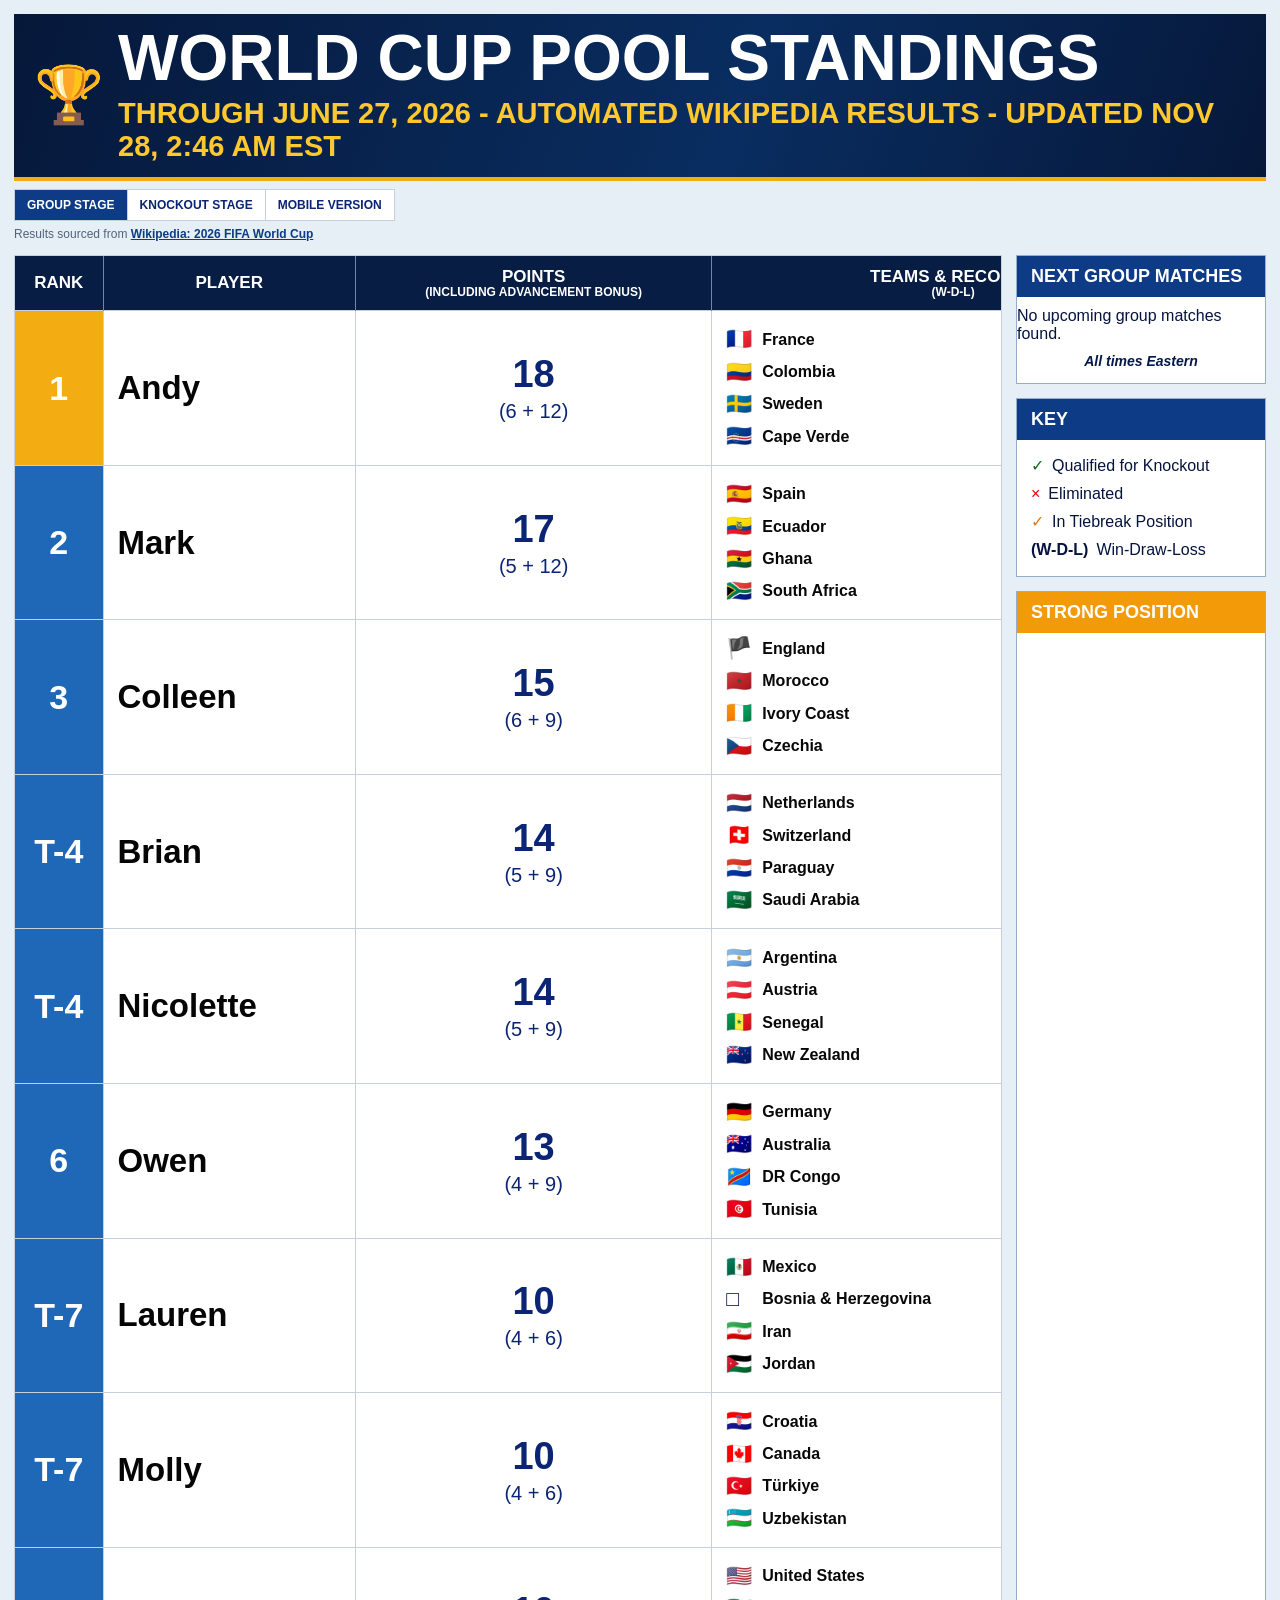
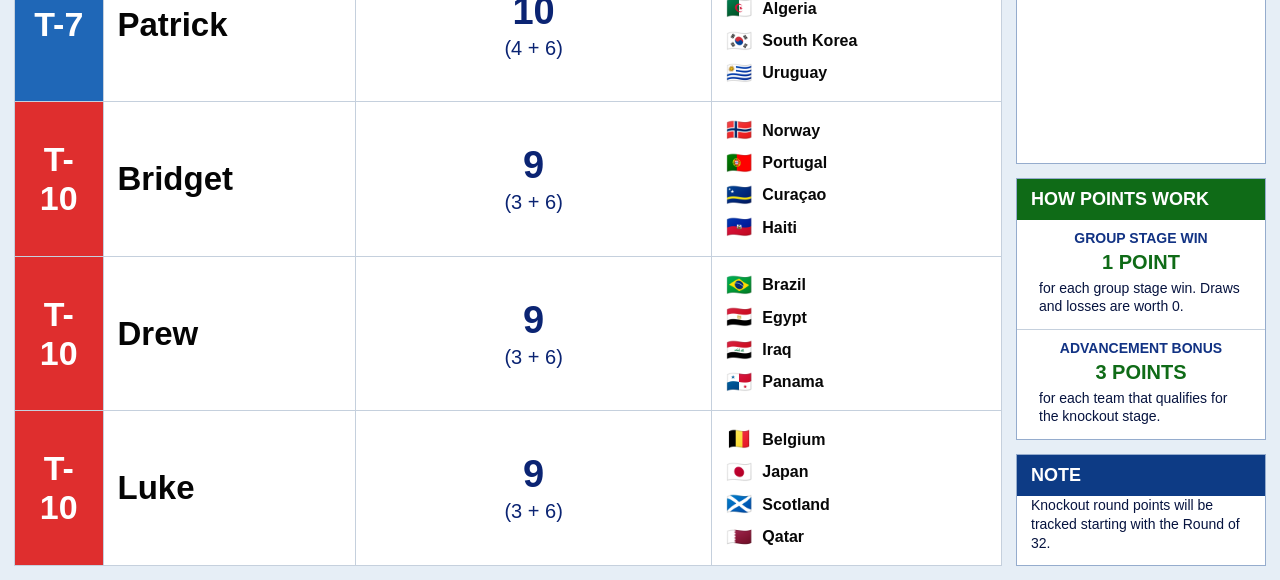
<file: index.html>
<!doctype html>
<html lang="en">
  <head>
    <meta charset="utf-8">
    <meta name="viewport" content="width=device-width, initial-scale=1">
    <meta http-equiv="Cache-Control" content="no-cache, no-store, must-revalidate">
    <meta http-equiv="Pragma" content="no-cache">
    <meta http-equiv="Expires" content="0">
    <title>World Cup Pool Standings</title>
    <link rel="stylesheet" href="styles.css?v=20260628-1">
  </head>
  <body>
    <main class="dashboard">
      <header class="hero">
        <div class="trophy" aria-hidden="true">🏆</div>
        <div>
          <h1>World Cup Pool Standings</h1>
          <p id="asOfLine">Ready for live World Cup updates</p>
        </div>
      </header>
      <nav class="stage-nav" aria-label="Dashboard stage">
        <a class="active" href="index.html?v=20260705-7">Group Stage</a>
        <a href="knockout.html?v=20260705-7">Knockout Stage</a>
        <a class="mobile-link" href="mobile.html?v=20260705-7">Mobile Version</a>
      </nav>
      <p class="source-note">Results sourced from <a href="https://en.wikipedia.org/wiki/2026_FIFA_World_Cup" target="_blank" rel="noopener noreferrer">Wikipedia: 2026 FIFA World Cup</a></p>

      <div class="layout">
        <section class="standings-panel" aria-label="Pool standings">
          <div class="table-shell">
            <table>
              <thead>
                <tr>
                  <th>Rank</th>
                  <th>Player</th>
                  <th>Points <span>(Including Advancement Bonus)</span></th>
                  <th>Teams & Records <span>(W-D-L)</span></th>
                </tr>
              </thead>
              <tbody id="standingsBody"></tbody>
            </table>
          </div>
        </section>

        <aside class="sidebar" aria-label="Pool notes">
          <section class="info-card matches-card">
            <h2 id="matchTickerTitle">Next Group Matches</h2>
            <div id="todayMatches" class="match-list">Loading schedule...</div>
            <p>All times Eastern</p>
          </section>

          <section class="info-card">
            <h2>Key</h2>
            <ul class="key-list">
              <li><span class="qualified">✓</span> Qualified for Knockout</li>
              <li><span class="eliminated">×</span> Eliminated</li>
              <li><span class="tiebreak">✓</span> In Tiebreak Position</li>
              <li><b>(W-D-L)</b> Win-Draw-Loss</li>
            </ul>
          </section>

          <section class="info-card strong">
            <h2>Strong Position</h2>
            <ul id="strongList" class="team-list"></ul>
          </section>

          <section class="info-card green">
            <h2>How Points Work</h2>
            <div class="rule-block">
              <strong>Group Stage Win</strong>
              <b id="groupWinPoints">1 point</b>
              <p>for each group stage win. Draws and losses are worth 0.</p>
            </div>
            <div class="rule-block">
              <strong>Advancement Bonus</strong>
              <b id="advancePoints">3 points</b>
              <p>for each team that qualifies for the knockout stage.</p>
            </div>
          </section>

          <section class="info-card blue note">
            <h2>Note</h2>
            <p>Knockout round points will be tracked starting with the Round of 32.</p>
          </section>
        </aside>
      </div>
    </main>

    <script>
      (() => {
        const fresh = Date.now();
        const load = (source) => new Promise((resolve, reject) => {
          const script = document.createElement("script");
          script.src = `${source}?v=${fresh}`;
          script.onload = resolve;
          script.onerror = reject;
          document.body.appendChild(script);
        });
        load("src/latest-results.js").then(() => load("src/app.js"));
      })();
    </script>
  </body>
</html>
</file>
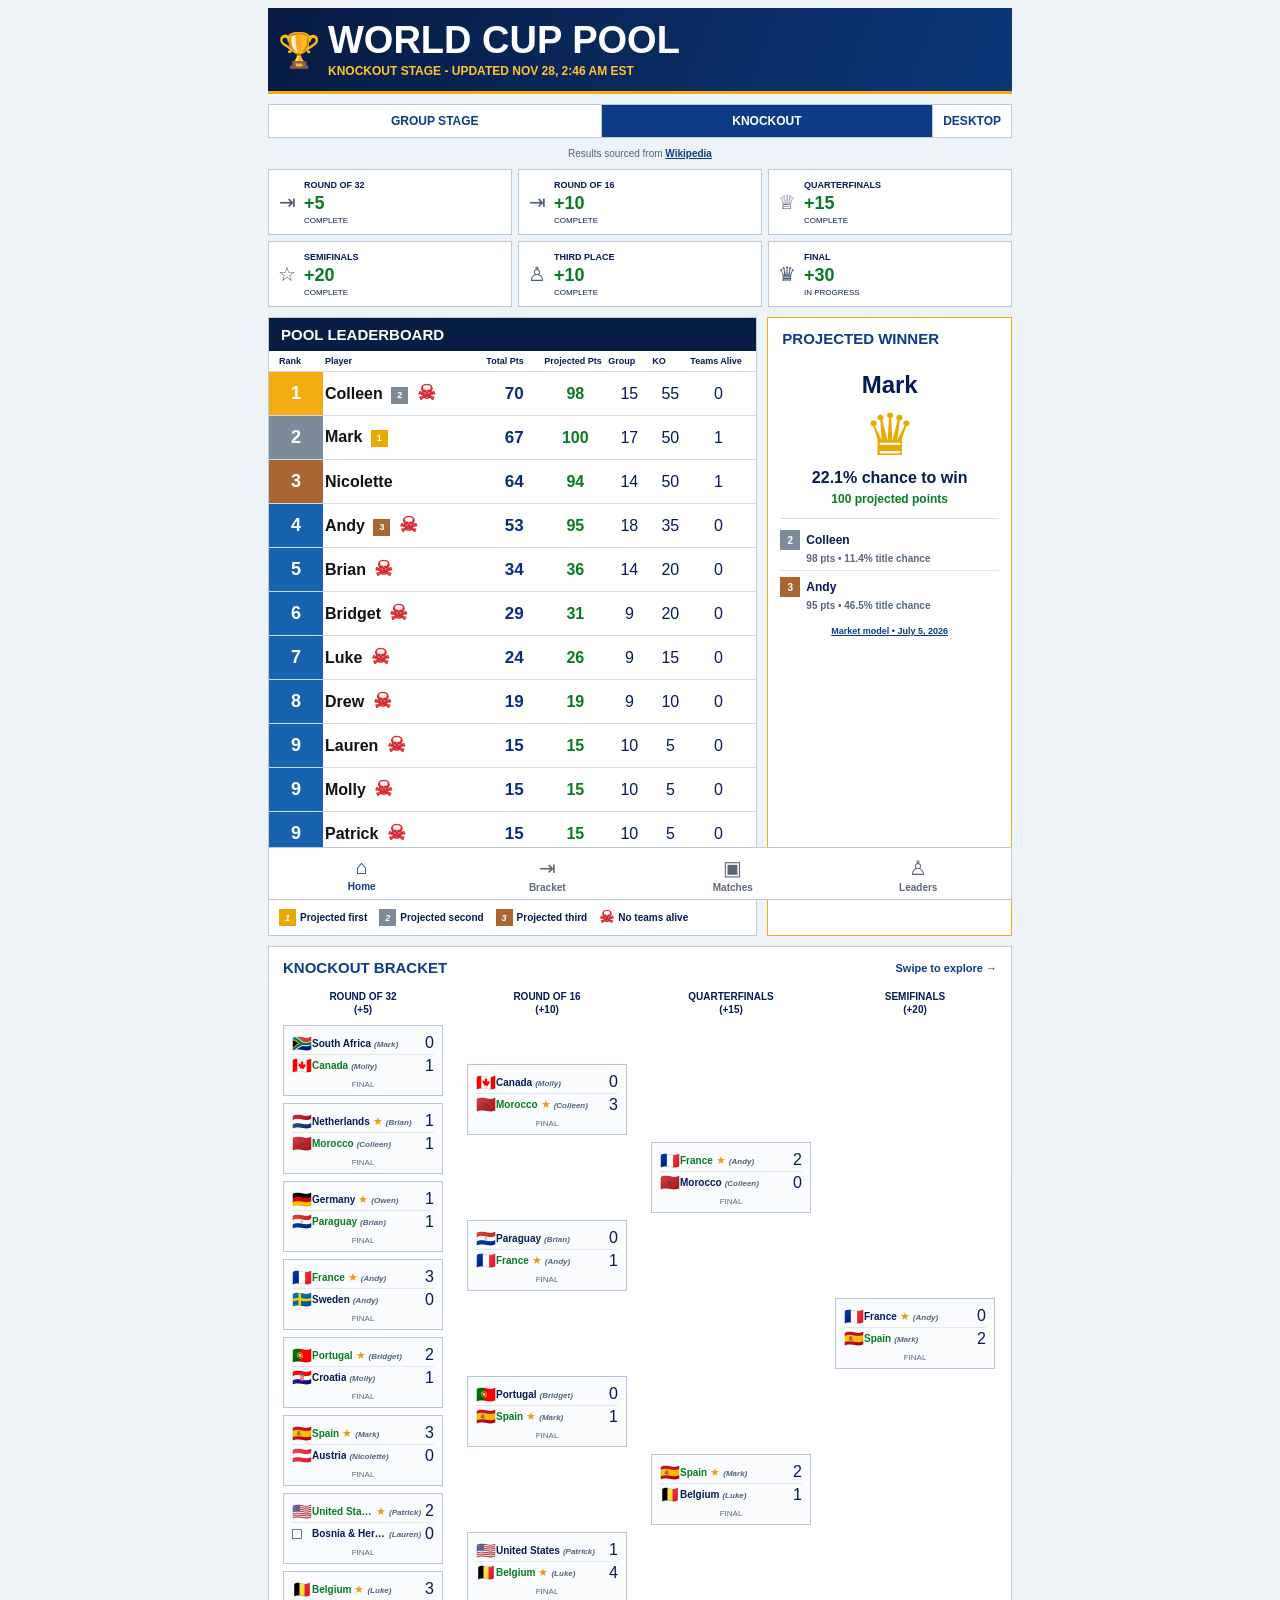
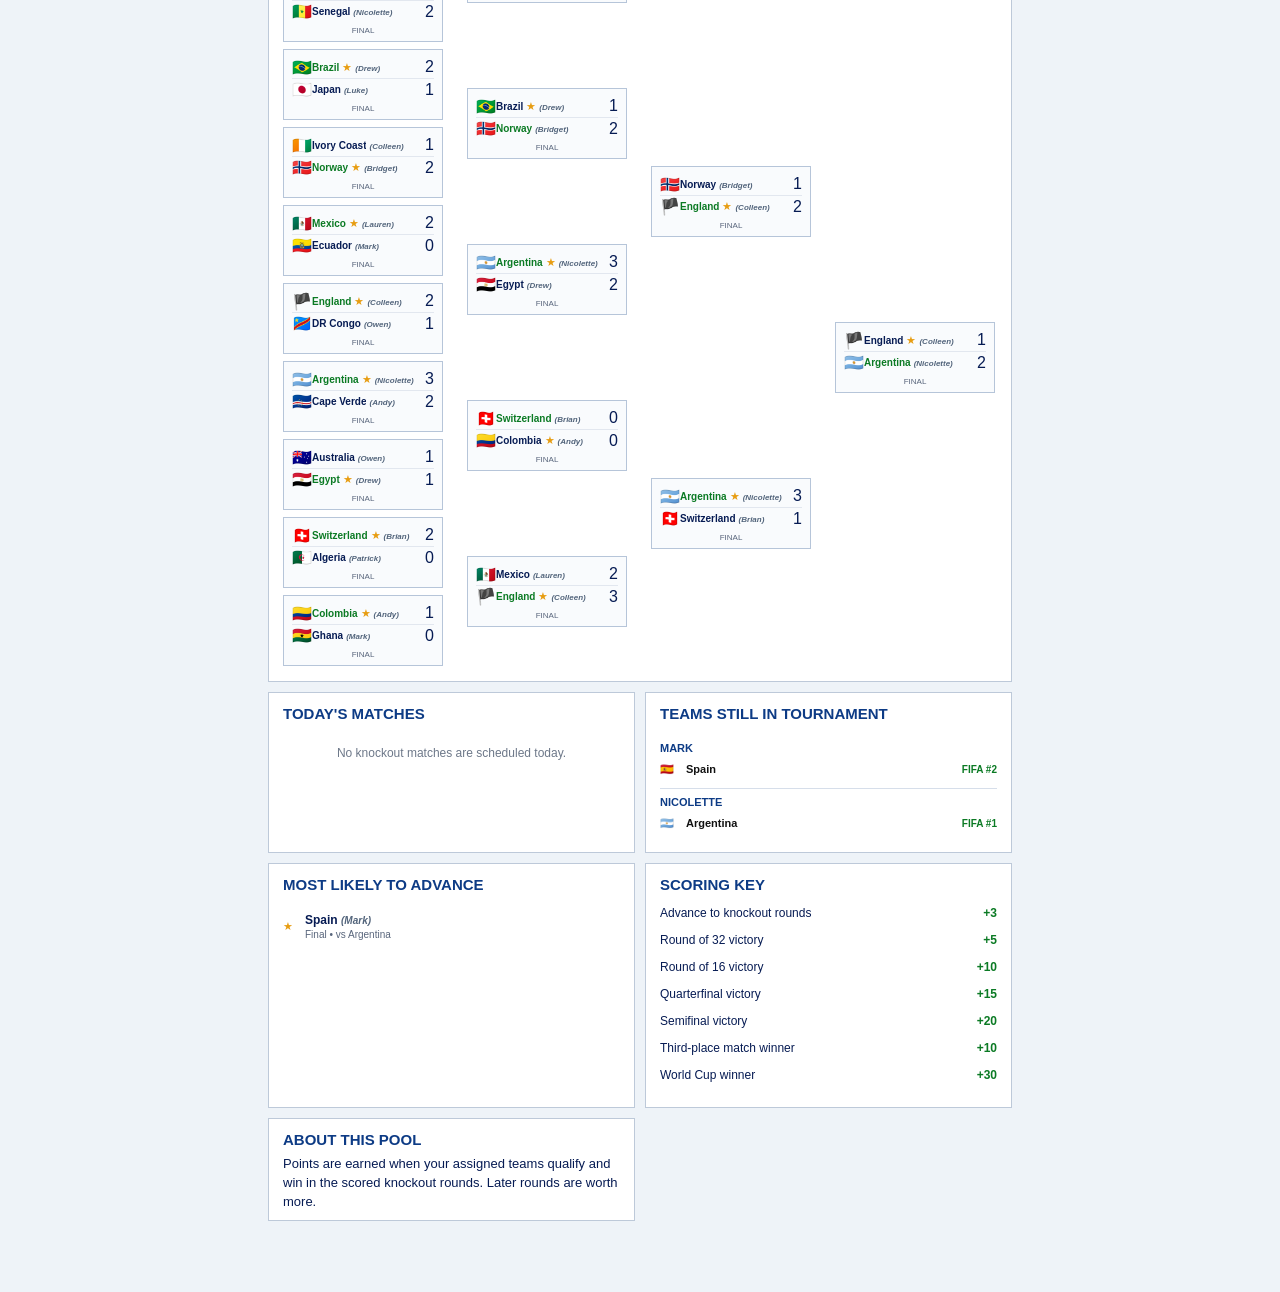
<file: knockout-mobile.html>
<!doctype html>
<html lang="en">
  <head>
    <meta charset="utf-8">
    <meta name="viewport" content="width=device-width, initial-scale=1">
    <meta http-equiv="Cache-Control" content="no-cache, no-store, must-revalidate">
    <meta http-equiv="Pragma" content="no-cache">
    <meta http-equiv="Expires" content="0">
    <title>World Cup Pool - Knockout Stage Mobile</title>
    <link rel="stylesheet" href="knockout-mobile.css?v=20260705-10">
  </head>
  <body data-layout="mobile">
    <main class="ko-mobile">
      <header class="ko-hero">
        <div class="hero-mark" aria-hidden="true">🏆</div>
        <div><h1>World Cup Pool</h1><p id="asOfLine">Knockout stage dashboard</p></div>
      </header>

      <nav class="stage-nav" aria-label="Dashboard stage">
        <a href="mobile.html?v=20260705-7">Group Stage</a><a class="active" href="knockout-mobile.html?v=20260705-7">Knockout</a><a href="knockout.html?v=20260705-7">Desktop</a>
      </nav>
      <p class="source-note">Results sourced from <a href="https://en.wikipedia.org/wiki/2026_FIFA_World_Cup_knockout_stage" target="_blank" rel="noopener noreferrer">Wikipedia</a></p>
      <div class="progress-scroll"><section class="progress-strip" id="progressStrip"></section></div>

      <section class="summary-grid" id="summary">
        <article class="mobile-panel leaderboard-card" id="players">
          <h2>Pool Leaderboard</h2>
          <div class="mobile-leader-head"><span>Rank</span><span>Player</span><span>Total Pts</span><span>Projected Pts</span><span>Group</span><span>KO</span><span>Teams Alive</span></div>
          <div id="leaderboardCards"></div>
          <div class="leaderboard-legend" aria-label="Leaderboard marker legend">
            <span><i class="projected-place projected-place-1">1</i> Projected first</span>
            <span><i class="projected-place projected-place-2">2</i> Projected second</span>
            <span><i class="projected-place projected-place-3">3</i> Projected third</span>
            <span><i class="legend-skull">☠</i> No teams alive</span>
          </div>
        </article>
        <article class="mobile-panel best-card"><h2>Projected Winner</h2><div id="bestPositioned"></div></article>
      </section>

      <section class="mobile-panel bracket-panel" id="bracketSection">
        <div class="panel-title"><h2>Knockout Bracket</h2><span>Swipe to explore →</span></div>
        <div class="bracket-scroll"><div class="bracket" id="bracket"></div></div>
      </section>

      <section class="info-grid">
        <article class="mobile-panel"><h2>Today's Matches</h2><div id="todayMatches" class="compact-list"></div></article>
        <article class="mobile-panel"><h2>Teams Still in Tournament</h2><div id="tournamentTeams" class="tournament-team-list"></div></article>
        <article class="mobile-panel"><h2>Most Likely to Advance</h2><div id="mostLikely" class="compact-list favorites-list"></div></article>
        <article class="mobile-panel"><h2>Scoring Key</h2><div id="scoringKey" class="score-list"></div></article>
        <article class="mobile-panel about-card"><h2>About This Pool</h2><p>Points are earned when your assigned teams qualify and win in the scored knockout rounds. Later rounds are worth more.</p></article>
      </section>

      <nav class="bottom-nav" aria-label="Mobile dashboard navigation">
        <a href="#summary">⌂<span>Home</span></a><a href="#bracketSection">⇥<span>Bracket</span></a><a href="#todayMatches">▣<span>Matches</span></a><a href="#players">♙<span>Leaders</span></a>
      </nav>
    </main>
    <script>
      (() => {
        const fresh = Date.now();
        const load = (source) => new Promise((resolve, reject) => {
          const script = document.createElement("script");
          script.src = `${source}?v=${fresh}`;
          script.onload = resolve;
          script.onerror = reject;
          document.body.appendChild(script);
        });
        load("src/latest-results.js").then(() => load("src/knockout.js"));
      })();
    </script>
  </body>
</html>
</file>
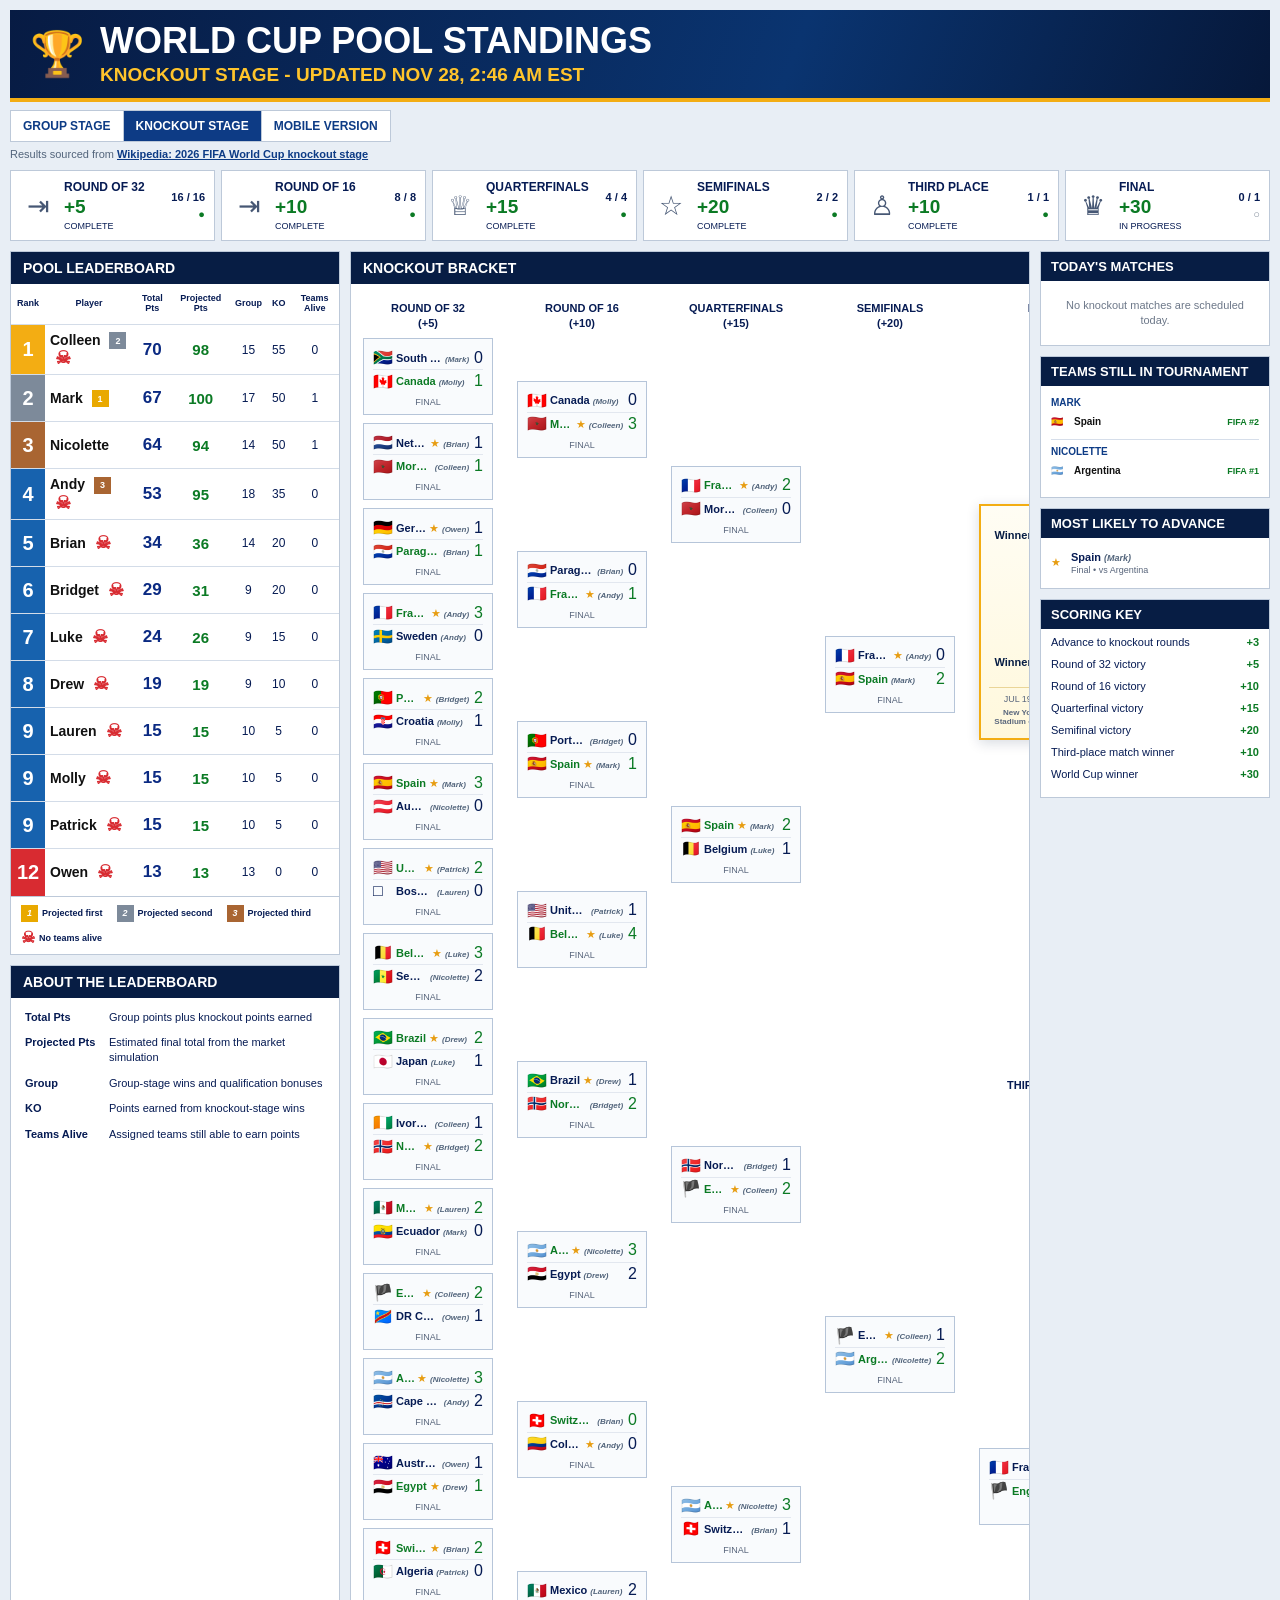
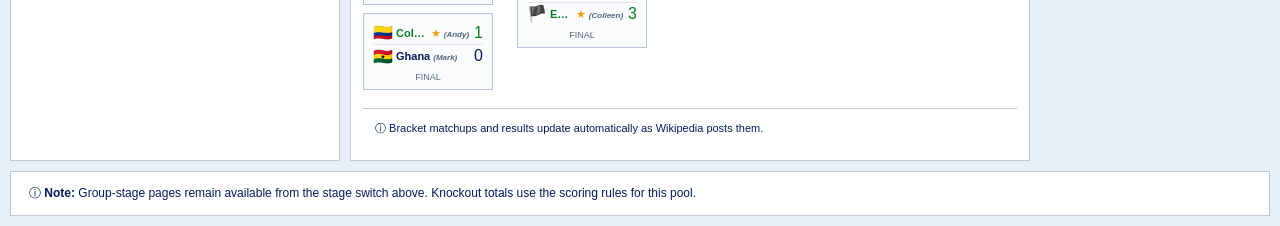
<file: knockout.html>
<!doctype html>
<html lang="en">
  <head>
    <meta charset="utf-8">
    <meta name="viewport" content="width=device-width, initial-scale=1">
    <meta http-equiv="Cache-Control" content="no-cache, no-store, must-revalidate">
    <meta http-equiv="Pragma" content="no-cache">
    <meta http-equiv="Expires" content="0">
    <title>World Cup Pool Standings - Knockout Stage</title>
    <link rel="stylesheet" href="knockout.css?v=20260705-10">
  </head>
  <body data-layout="desktop">
    <main class="ko-dashboard">
      <header class="ko-hero">
        <div class="hero-mark" aria-hidden="true">🏆</div>
        <div>
          <h1>World Cup Pool Standings</h1>
          <p id="asOfLine">Knockout stage dashboard</p>
        </div>
      </header>

      <nav class="stage-nav" aria-label="Dashboard stage">
        <a href="index.html?v=20260705-7">Group Stage</a>
        <a class="active" href="knockout.html?v=20260705-7">Knockout Stage</a>
        <a href="knockout-mobile.html?v=20260705-7">Mobile Version</a>
      </nav>
      <p class="source-note">Results sourced from <a href="https://en.wikipedia.org/wiki/2026_FIFA_World_Cup_knockout_stage" target="_blank" rel="noopener noreferrer">Wikipedia: 2026 FIFA World Cup knockout stage</a></p>

      <section class="progress-strip" id="progressStrip" aria-label="Tournament scoring progress"></section>

      <div class="ko-layout">
        <div class="left-column">
          <section class="panel leaderboard-panel">
            <h2>Pool Leaderboard</h2>
            <div class="table-wrap">
              <table>
                <thead>
                  <tr><th>Rank</th><th>Player</th><th>Total Pts</th><th>Projected Pts</th><th>Group</th><th>KO</th><th>Teams Alive</th></tr>
                </thead>
                <tbody id="leaderboardBody"></tbody>
              </table>
            </div>
            <div class="leaderboard-legend" aria-label="Leaderboard marker legend">
              <span><i class="projected-place projected-place-1">1</i> Projected first</span>
              <span><i class="projected-place projected-place-2">2</i> Projected second</span>
              <span><i class="projected-place projected-place-3">3</i> Projected third</span>
              <span><i class="legend-skull">☠</i> No teams alive</span>
            </div>
          </section>

          <section class="panel about-panel">
            <h2>About The Leaderboard</h2>
            <dl>
              <div><dt>Total Pts</dt><dd>Group points plus knockout points earned</dd></div>
              <div><dt>Projected Pts</dt><dd>Estimated final total from the market simulation</dd></div>
              <div><dt>Group</dt><dd>Group-stage wins and qualification bonuses</dd></div>
              <div><dt>KO</dt><dd>Points earned from knockout-stage wins</dd></div>
              <div><dt>Teams Alive</dt><dd>Assigned teams still able to earn points</dd></div>
            </dl>
          </section>
        </div>

        <section class="panel bracket-panel" id="bracketSection">
          <h2>Knockout Bracket</h2>
          <div class="bracket-scroll"><div class="bracket" id="bracket"></div></div>
          <div class="bracket-note">ⓘ Bracket matchups and results update automatically as Wikipedia posts them.</div>
        </section>

        <aside class="right-column">
          <section class="panel"><h2>Today's Matches</h2><div id="todayMatches" class="compact-list"></div></section>
          <section class="panel"><h2>Teams Still in Tournament</h2><div id="tournamentTeams" class="tournament-team-list"></div></section>
          <section class="panel"><h2>Most Likely to Advance</h2><div id="mostLikely" class="compact-list favorites-list"></div></section>
          <section class="panel"><h2>Scoring Key</h2><div id="scoringKey" class="score-list"></div></section>
        </aside>
      </div>

      <footer class="dashboard-note">ⓘ <b>Note:</b> Group-stage pages remain available from the stage switch above. Knockout totals use the scoring rules for this pool.</footer>
    </main>

    <script>
      (() => {
        const fresh = Date.now();
        const load = (source) => new Promise((resolve, reject) => {
          const script = document.createElement("script");
          script.src = `${source}?v=${fresh}`;
          script.onload = resolve;
          script.onerror = reject;
          document.body.appendChild(script);
        });
        load("src/latest-results.js").then(() => load("src/knockout.js"));
      })();
    </script>
  </body>
</html>
</file>
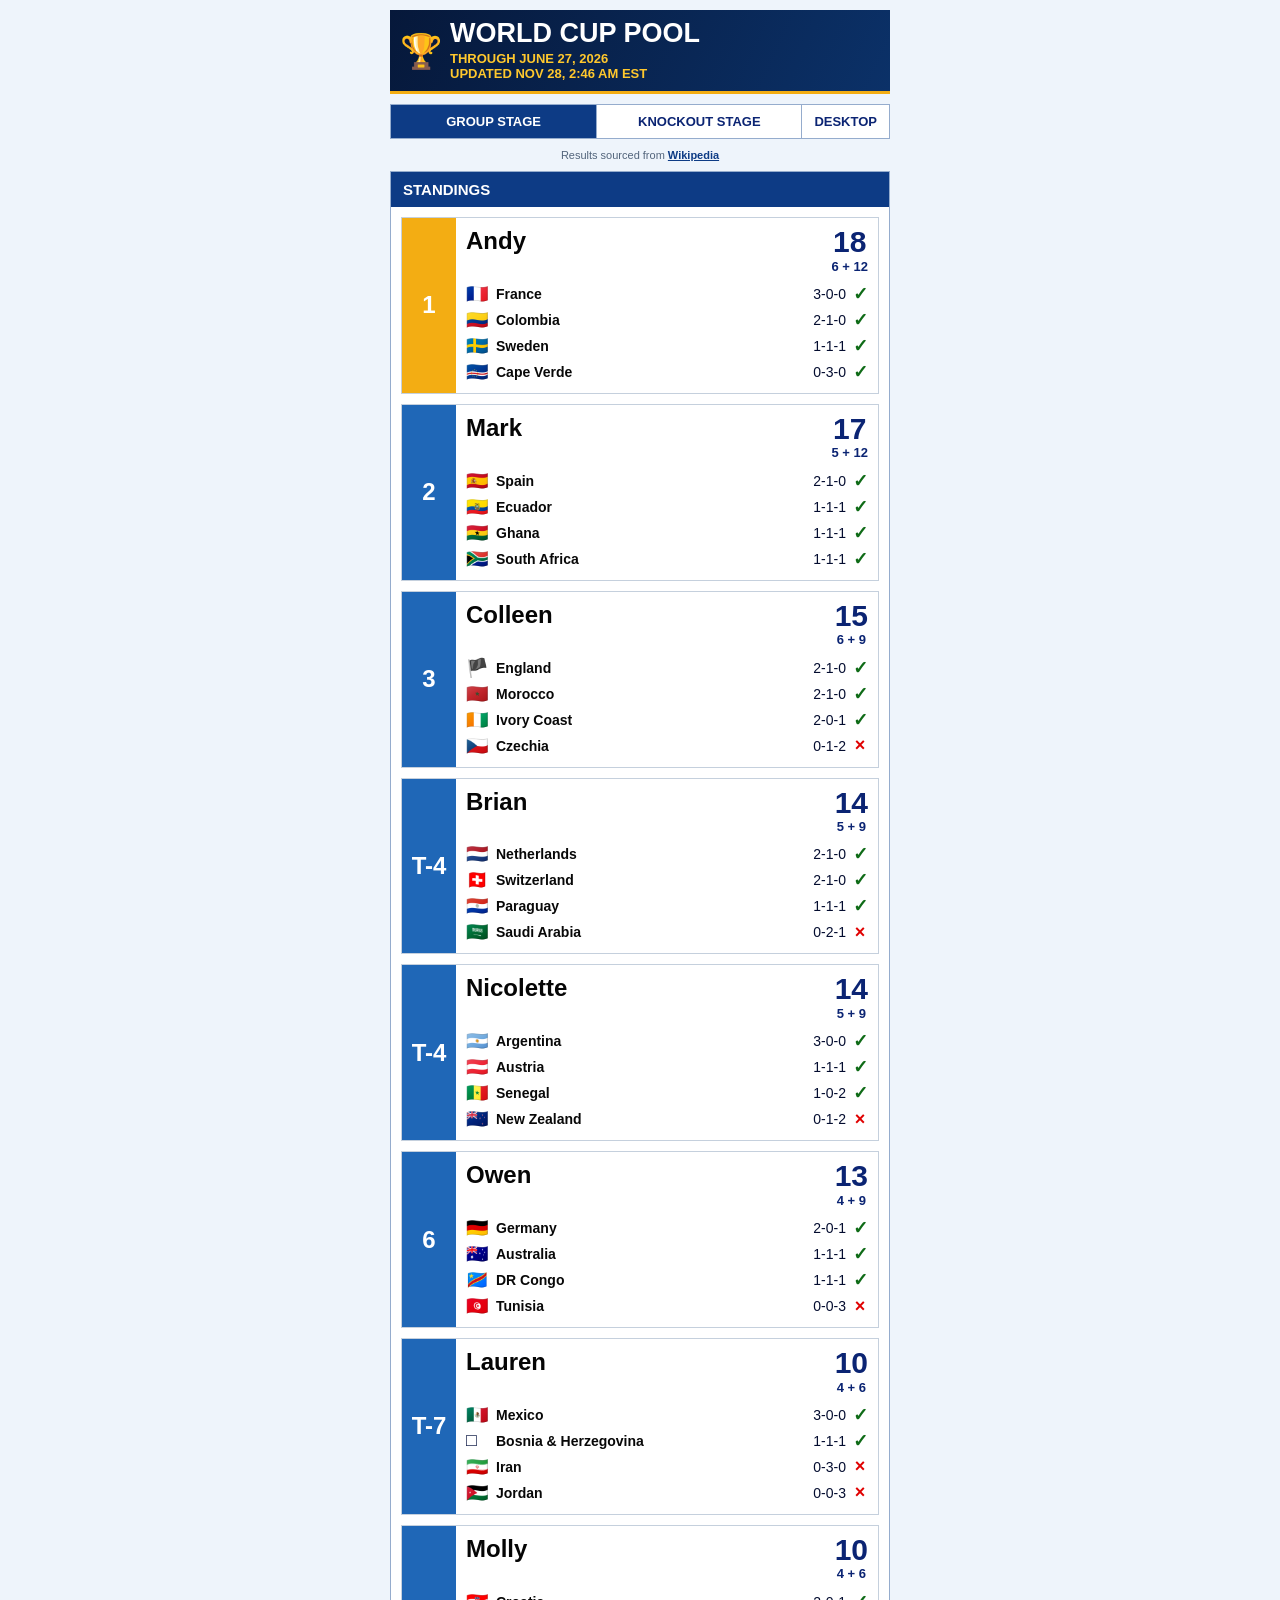
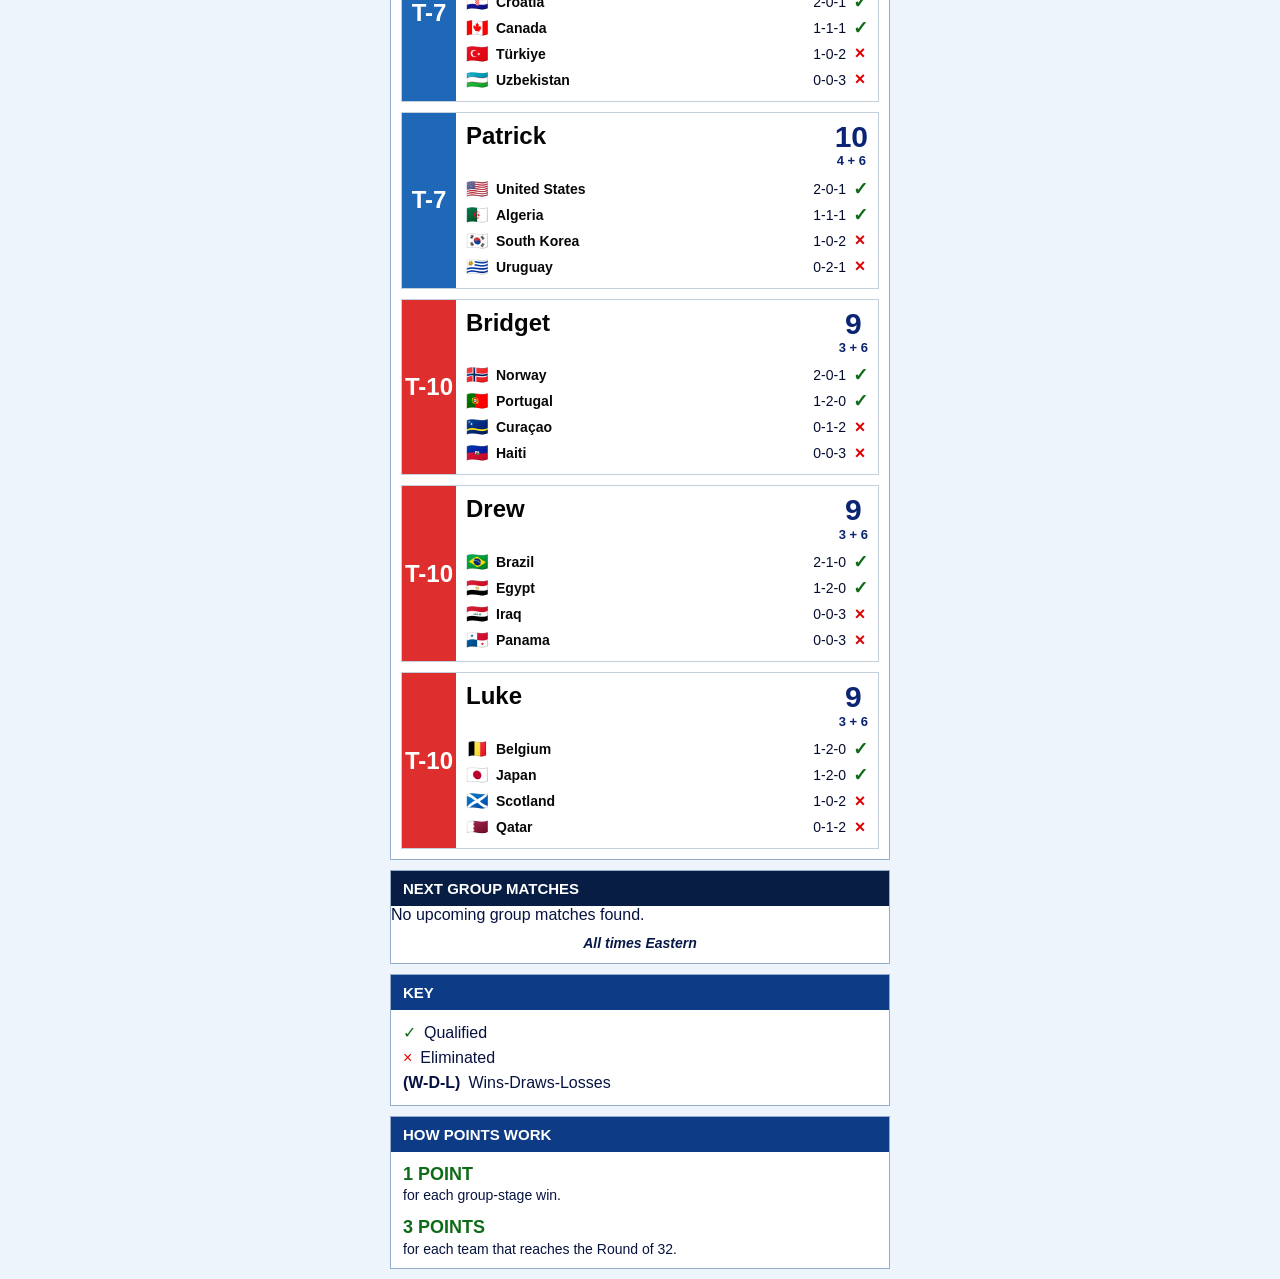
<file: mobile.html>
<!doctype html>
<html lang="en">
  <head>
    <meta charset="utf-8">
    <meta name="viewport" content="width=device-width, initial-scale=1">
    <meta http-equiv="Cache-Control" content="no-cache, no-store, must-revalidate">
    <meta http-equiv="Pragma" content="no-cache">
    <meta http-equiv="Expires" content="0">
    <title>World Cup Pool Standings - Mobile</title>
    <link rel="stylesheet" href="mobile.css?v=20260628-1">
  </head>
  <body>
    <main class="mobile-dashboard">
      <header class="mobile-hero">
        <div class="trophy" aria-hidden="true">🏆</div>
        <div>
          <h1>World Cup Pool</h1>
          <p id="asOfLine">Loading standings</p>
        </div>
      </header>
      <nav class="stage-nav" aria-label="Dashboard stage">
        <a class="active" href="mobile.html?v=20260705-7">Group Stage</a>
        <a href="knockout-mobile.html?v=20260705-7">Knockout Stage</a>
        <a href="index.html?v=20260705-7">Desktop</a>
      </nav>
      <p class="source-note">Results sourced from <a href="https://en.wikipedia.org/wiki/2026_FIFA_World_Cup" target="_blank" rel="noopener noreferrer">Wikipedia</a></p>

      <section class="mobile-panel standings-panel">
        <h2>Standings</h2>
        <div id="standingsCards" class="standings-cards"></div>
      </section>

      <section class="mobile-panel matches-panel">
        <h2 id="matchTickerTitle">Next Group Matches</h2>
        <div id="todayMatches" class="match-list">Loading schedule...</div>
        <p>All times Eastern</p>
      </section>

      <section class="mobile-grid">
        <article class="mobile-panel">
          <h2>Key</h2>
          <ul class="key-list">
            <li><span class="qualified">✓</span> Qualified</li>
            <li><span class="eliminated">×</span> Eliminated</li>
            <li><b>(W-D-L)</b> Wins-Draws-Losses</li>
          </ul>
        </article>

        <article class="mobile-panel">
          <h2>How Points Work</h2>
          <p><strong id="groupWinPoints">1 point</strong> for each group-stage win.</p>
          <p><strong id="advancePoints">3 points</strong> for each team that reaches the Round of 32.</p>
        </article>
      </section>

    </main>

    <script>
      (() => {
        const fresh = Date.now();
        const load = (source) => new Promise((resolve, reject) => {
          const script = document.createElement("script");
          script.src = `${source}?v=${fresh}`;
          script.onload = resolve;
          script.onerror = reject;
          document.body.appendChild(script);
        });
        load("src/latest-results.js").then(() => load("src/mobile.js"));
      })();
    </script>
  </body>
</html>
</file>
<file: styles.css>
:root {
  --navy: #071d44;
  --blue: #0d3b85;
  --blue-2: #1f67b7;
  --gold: #f3ad13;
  --red: #df2e2e;
  --green: #0f6b17;
  --ink: #06133f;
  --line: #c5d0dd;
  --paper: #f7fafc;
  --white: #ffffff;
}

* {
  box-sizing: border-box;
}

body {
  margin: 0;
  background: #e6eef6;
  color: var(--ink);
  font-family: Arial, Helvetica, sans-serif;
}

.dashboard {
  min-height: 100vh;
  padding: 14px;
}

.hero {
  align-items: center;
  background: linear-gradient(110deg, #06183a, #092d60 58%, #06183a);
  border-bottom: 4px solid var(--gold);
  color: var(--white);
  display: grid;
  grid-template-columns: 74px 1fr;
  gap: 12px;
  min-height: 126px;
  padding: 14px 18px;
}

.trophy {
  font-size: 56px;
  line-height: 1;
  text-align: center;
}

h1,
h2,
p {
  margin: 0;
}

h1 {
  font-size: clamp(34px, 6vw, 64px);
  font-weight: 900;
  letter-spacing: 0;
  line-height: .95;
  text-transform: uppercase;
}

.hero p {
  color: #ffc82d;
  font-size: clamp(17px, 2.6vw, 29px);
  font-weight: 900;
  margin-top: 8px;
  text-transform: uppercase;
}

button {
  border: 0;
  cursor: pointer;
  font: inherit;
}

button {
  background: var(--blue);
  color: var(--white);
  font-weight: 900;
  min-height: 38px;
  padding: 8px 14px;
  text-transform: uppercase;
}

button:hover {
  background: #154d9f;
}

.stage-nav {
  display: inline-flex;
  margin-top: 8px;
}

.stage-nav a {
  background: var(--white);
  border: 1px solid var(--line);
  color: #0b2473;
  font-size: 12px;
  font-weight: 900;
  padding: 8px 12px;
  text-align: center;
  text-decoration: none;
  text-transform: uppercase;
}

.stage-nav a + a {
  border-left: 0;
}

.stage-nav a.active {
  background: var(--blue);
  color: var(--white);
}

.stage-nav .mobile-link {
  display: inline-block;
}

.source-note {
  color: #52647b;
  font-size: 12px;
  margin-top: 6px;
}

.source-note a {
  color: var(--blue);
  font-weight: 800;
}

.layout {
  align-items: stretch;
  display: grid;
  gap: 14px;
  grid-template-columns: minmax(0, 1fr) 250px;
  margin-top: 14px;
}

.table-shell {
  background: var(--white);
  border: 1px solid var(--line);
  overflow-x: auto;
}

table {
  border-collapse: collapse;
  min-width: 1180px;
  width: 100%;
}

th {
  background: var(--navy);
  border-right: 1px solid #6f86a5;
  color: var(--white);
  font-size: 17px;
  line-height: 1.05;
  padding: 12px 10px;
  text-transform: uppercase;
}

th span {
  display: block;
  font-size: 12px;
}

td {
  border-right: 1px solid var(--line);
  border-top: 1px solid var(--line);
  padding: 12px 14px;
  vertical-align: middle;
}

th:first-child,
td.rank {
  width: 88px;
}

td.rank {
  background: var(--blue-2);
  color: var(--white);
  font-size: 34px;
  font-weight: 900;
  text-align: center;
}

tr.rank-1 td.rank {
  background: var(--gold);
}

tr.rank-red td.rank {
  background: var(--red);
}

.player {
  color: #050505;
  font-size: 33px;
  font-weight: 900;
}

.points {
  color: #0b2473;
  font-size: 38px;
  font-weight: 900;
  line-height: 1;
  text-align: center;
}

.points small {
  display: block;
  font-size: 20px;
  font-weight: 500;
  margin-top: 8px;
}

.team-row {
  align-items: center;
  display: grid;
  gap: 8px;
  grid-template-columns: 28px minmax(140px, 1fr) 54px 18px;
  line-height: 1.35;
  min-height: 25px;
}

.flag {
  font-size: 21px;
}

.team-name {
  color: #080808;
  font-weight: 800;
}

.record {
  color: #030c2f;
  font-size: 18px;
  text-align: right;
}

.status {
  font-size: 24px;
  font-weight: 900;
  text-align: center;
}

.qualified {
  color: var(--green);
}

.eliminated {
  color: #e00000;
}

.pending {
  color: #9aa6b7;
}

.tiebreak {
  color: #e77917;
}

.sidebar {
  align-self: stretch;
  display: flex;
  flex-direction: column;
  gap: 14px;
}

.info-card {
  background: var(--white);
  border: 1px solid #95accd;
  overflow: hidden;
}

.info-card h2 {
  background: var(--blue);
  color: var(--white);
  font-size: 18px;
  padding: 10px 14px;
  text-transform: uppercase;
}

.info-card.green h2,
.info-card.locked h2 {
  background: var(--green);
}

.info-card.strong h2 {
  background: #f39a08;
}

.info-card.strong {
  flex: 1 1 auto;
}

.info-card.blue h2 {
  background: var(--blue);
}

.note p + p {
  padding-top: 0;
}

.note {
  margin-top: 0;
}

.rule-block {
  padding: 16px 18px;
}

.info-card.green .rule-block {
  padding: 10px 14px;
}

.rule-block + .rule-block {
  border-top: 1px solid var(--line);
}

.rule-block strong,
.rule-block b {
  display: block;
  text-align: center;
  text-transform: uppercase;
}

.rule-block strong {
  color: #123384;
  font-size: 16px;
}

.info-card.green .rule-block strong {
  font-size: 14px;
}

.rule-block b {
  color: var(--green);
  font-size: 22px;
  margin: 8px 0;
}

.info-card.green .rule-block b {
  font-size: 20px;
  margin: 5px 0;
}

.rule-block p,
.info-card p {
  font-size: 16px;
  line-height: 1.45;
  padding: 0 18px 16px;
}

.info-card.green .rule-block p {
  font-size: 14px;
  line-height: 1.3;
  padding: 0 8px 4px;
}

.note p {
  font-size: 14px;
  line-height: 1.35;
  padding: 0 14px 12px;
}

.key-list,
.team-list {
  list-style: none;
  margin: 0;
  padding: 12px 14px;
}

.key-list li,
.team-list li {
  align-items: center;
  display: flex;
  gap: 8px;
  line-height: 1.4;
  min-height: 28px;
}

.team-list b {
  color: #111;
}

.team-list em {
  color: #0b2473;
  font-style: italic;
}

.match-list {
  display: grid;
  gap: 8px;
  grid-template-columns: 1fr;
  padding: 10px 0 0;
}

.match-day h3 {
  color: #071948;
  font-size: 13px;
  margin: 0;
  padding: 0 14px 6px;
  text-transform: uppercase;
}

.ticker-match {
  align-items: center;
  border-top: 1px solid #d2dce9;
  display: grid;
  gap: 10px;
  grid-template-columns: 34px minmax(0, 1fr);
  min-height: 46px;
  padding: 7px 12px;
}

.flag-stack {
  display: grid;
  font-size: 17px;
  gap: 2px;
  line-height: 1;
}

.ticker-match b,
.ticker-match small {
  display: block;
}

.ticker-match b {
  color: #071948;
  font-size: 13px;
  line-height: 1.15;
}

.ticker-match small {
  color: #0b2473;
  font-size: 13px;
  font-weight: 900;
  margin-top: 4px;
}

.matches-card p {
  color: #071948;
  font-size: 14px;
  font-style: italic;
  font-weight: 900;
  padding: 8px 14px 12px;
  text-align: center;
}

@media (max-width: 1040px) {
  .layout {
    grid-template-columns: 1fr;
  }

  .sidebar {
    display: grid;
    grid-template-columns: repeat(2, minmax(0, 1fr));
  }

  .note {
    margin-top: 0;
  }
}

@media (max-width: 680px) {
  .dashboard {
    padding: 0;
  }

  .hero {
    grid-template-columns: 54px 1fr;
    padding: 12px;
  }

  .stage-nav .mobile-link {
    display: inline-block;
  }

  .trophy {
    font-size: 40px;
  }

  .sidebar {
    display: grid;
    grid-template-columns: 1fr;
  }

  td {
    padding: 10px;
  }

  .player {
    font-size: 26px;
  }

}
</file>
<file: knockout-mobile.css>
:root { --navy:#071d44; --blue:#0d3b85; --gold:#f3ad13; --green:#0b7a24; --red:#d82b31; --ink:#061b53; --line:#bdc9d9; --paper:#eef3f8; --white:#fff; }
* { box-sizing: border-box; }
html { scroll-behavior: smooth; }
body { background: var(--paper); color: var(--ink); font-family: Arial, Helvetica, sans-serif; margin: 0; }
h1, h2, p { margin: 0; }
.ko-mobile { display: grid; gap: 10px; margin: 0 auto; max-width: 760px; padding: 8px; }
.ko-hero { align-items: center; background: linear-gradient(110deg,#071b43,#0b3777); border-bottom: 3px solid var(--gold); color: var(--white); display: grid; gap: 8px; grid-template-columns: 42px 1fr; min-height: 86px; padding: 10px; }
.hero-mark { font-size: 34px; }
h1 { font-size: clamp(24px, 7vw, 38px); font-weight: 900; letter-spacing: 0; line-height: 1; text-transform: uppercase; }
.ko-hero p { color: #ffc42b; font-size: 12px; font-weight: 900; margin-top: 5px; text-transform: uppercase; }
.stage-nav { background: var(--white); border: 1px solid var(--line); display: grid; grid-template-columns: 1fr 1fr auto; }
.stage-nav a { color: var(--blue); font-size: 12px; font-weight: 900; padding: 9px 10px; text-align: center; text-decoration: none; text-transform: uppercase; }
.stage-nav a + a { border-left: 1px solid var(--line); }
.stage-nav a.active { background: var(--blue); color: var(--white); }
.source-note { color:#52647b; font-size:10px; text-align:center; }
.source-note a { color:var(--blue); font-weight:800; }
.progress-scroll { overflow:visible; }
.progress-strip { display:grid; gap:6px; grid-template-columns:repeat(3,minmax(0,1fr)); min-width:0; }
.progress-item { align-items:center; background:var(--white); border:1px solid var(--line); display:grid; gap:5px; grid-template-columns:24px minmax(0,1fr); min-height:66px; overflow:hidden; padding:7px 6px; }
.progress-icon { color:#4e5d75; font-size:20px; text-align:center; }
.progress-copy b, .progress-copy small { display: block; text-transform: uppercase; }
.progress-copy b { font-size:9px; overflow-wrap:anywhere; }
.progress-copy strong { color: var(--green); display: block; font-size: 18px; margin-top: 3px; }
.progress-copy small { font-size: 8px; margin-top: 2px; }
.progress-count { display: none; }
.summary-grid { display: grid; gap: 10px; }
.mobile-panel { background: var(--white); border: 1px solid var(--line); overflow: hidden; }
.mobile-panel > h2, .panel-title { color: var(--blue); font-size: 15px; padding: 12px 14px 7px; text-transform: uppercase; }
.mobile-leader-head, .mobile-leader-row { align-items: center; display: grid; gap: 2px; grid-template-columns: 44px minmax(76px,1fr) 56px 62px 42px 36px 56px; min-width: 420px; }
.leaderboard-card { overflow-x: auto; }
.leaderboard-card > h2 { background: var(--navy); color: var(--white); padding: 8px 12px; }
.mobile-leader-head { font-size: 9px; font-weight: 900; padding: 5px 10px; }
.mobile-leader-row { border-top: 1px solid #d5ddea; min-height: 44px; padding: 0 10px; text-align: center; }
.mobile-leader-row .rank { align-self: stretch; align-items: center; background: #1762ae; color: #fff; display: flex; font-size: 18px; font-weight: 900; justify-content: center; margin-left: -10px; }
.mobile-leader-row.rank-1 .rank { background: var(--gold); }
.mobile-leader-row.rank-2 .rank { background:#7d8a9a; }
.mobile-leader-row.rank-3 .rank { background:#a96532; }
.mobile-leader-row.rank-low .rank { background: var(--red); }
.mobile-leader-row .player { color: #111; font-weight: 900; text-align: left; }
.projected-place { align-items:center; color:#fff; display:inline-flex; font-size:9px; height:17px; justify-content:center; margin-left:4px; vertical-align:1px; width:17px; }
.projected-place-1 { background:#e9a900; }
.projected-place-2 { background:#7d8a9a; }
.projected-place-3 { background:#a96532; }
.eliminated-player { color: var(--red); display:inline-block; font-size:1.3em; line-height:1; margin-left:4px; vertical-align:-1px; }
.leaderboard-legend { align-items:center; border-top:1px solid var(--line); display:flex; flex-wrap:wrap; font-size:10px; font-weight:800; gap:8px 12px; min-width:420px; padding:9px 10px; }
.leaderboard-legend > span { align-items:center; display:inline-flex; gap:4px; }
.leaderboard-legend .projected-place { margin:0; vertical-align:0; }
.legend-skull { color:var(--red); font-size:17px; font-style:normal; line-height:1; }
.mobile-leader-row .total { color: #0b2a82; font-size: 17px; font-weight: 900; }
.mobile-leader-row .projected-total { color:var(--green); font-size:16px; font-weight:900; }
.best-card { border-color: var(--gold); }
.best-card .best-positioned small { display: none; }
.best-positioned { padding: 10px 12px 16px; text-align: center; }
.best-positioned strong, .best-positioned b { display: block; }
.best-positioned strong { font-size: 24px; margin: 7px 0; }
.best-positioned .person { color: #5d6676; font-size: 58px; line-height: 1; }
.best-positioned b { margin-top: 5px; }
.best-positioned em { color: var(--green); font-size: 18px; font-style: normal; font-weight: 900; }
.projected-winner > span { color:var(--green); display:block; font-size:12px; font-weight:900; margin-top:5px; }
.projected-winner .person { color:#e9a900; }
.projection-runners { border-top:1px solid #d6deea; margin-top:12px; padding-top:5px; text-align:left; }
.projection-runner { padding:6px 0; }
.projection-runner + .projection-runner { border-top:1px solid #e2e7ef; }
.projection-runner b { align-items:center; display:flex; font-size:12px; gap:6px; margin:0; }
.projection-runner i { align-items:center; color:#fff; display:inline-flex; font-size:10px; font-style:normal; height:20px; justify-content:center; width:20px; }
.projection-runner:nth-child(1) i { background:#7d8a9a; }
.projection-runner:nth-child(2) i { background:#a96532; }
.projection-runner span { color:#59667c; display:block; font-size:10px; font-weight:800; margin:3px 0 0 26px; }
.projected-winner a { color:var(--blue); display:block; font-size:9px; font-weight:800; margin-top:9px; }
.panel-title { align-items: center; display: flex; justify-content: space-between; }
.panel-title h2 { font-size: 15px; }
.panel-title span { font-size: 11px; font-weight: 700; text-transform: none; }
.bracket-scroll { overflow-x: auto; }
.bracket { display: grid; gap: 24px; grid-template-columns: repeat(5, 160px) 140px; min-height: 310px; padding: 8px 14px 15px; width: max-content; }
.bracket-round { display: flex; flex-direction: column; gap: 7px; justify-content: space-around; padding-top: 34px; position: relative; }
.bracket-round > .round-title:first-child { left: 0; position: absolute; right: 0; top: 0; }
.round-title { font-size: 10px; font-weight: 900; min-height: 28px; text-align: center; text-transform: uppercase; }
.round-title span { display: block; margin-top: 2px; }
.match-card { background: #f9fbfd; border: 1px solid #b6c5d9; min-height: 58px; padding: 6px 8px; }
.match-team { align-items:center; display:grid; gap:4px; grid-template-columns:16px minmax(0,1fr) auto; min-height:22px; }
.match-team + .match-team { border-top: 1px solid #e2e7ef; }
.match-team b { font-size: 10px; overflow:hidden; text-overflow:ellipsis; white-space:nowrap; }
.match-team.winner b { color: var(--green); }
.team-label { align-items:baseline; display:flex; gap:3px; min-width:0; overflow:hidden; }
.team-label b { min-width:0; }
.team-owner { color:#52647b; flex:none; font-size:8px; font-style:italic; font-weight:700; }
.favorite-marker { color:#e79d12; flex:none; font-size:11px; line-height:1; }
.match-meta { color:#59667c; display:block; font-size:8px; margin-top:4px; text-align:center; text-transform:uppercase; }
.final-match-card { background:linear-gradient(180deg,#fffdf4,#fff8dc); border:2px solid var(--gold); box-shadow:0 3px 12px rgba(7,29,68,.16); min-height:200px; padding:11px 8px; text-align:center; }
.final-team { align-items:center; display:flex; flex-wrap:wrap; gap:3px; justify-content:center; min-height:32px; }
.final-team b { color:var(--navy); font-size:10px; }
.final-team small { color:#52647b; font-size:8px; font-style:italic; font-weight:700; }
.final-team strong { color:var(--green); font-size:14px; margin-left:3px; }
.final-team.winner b { color:var(--green); }
.final-trophy { align-items:center; display:flex; flex-direction:column; margin:4px 0; }
.final-trophy img { height:70px; object-fit:contain; width:70px; }
.final-trophy span { color:var(--navy); font-size:9px; font-weight:900; margin-top:-3px; text-transform:uppercase; }
.final-match-card .match-meta { border-top:1px solid #ead597; margin-top:7px; padding-top:5px; }
.final-venue { color:#59667c; display:block; font-size:8px; font-weight:700; margin-top:4px; }
.empty-round { border:1px dashed #bac6d5; color:#6e7b8e; font-size:10px; padding:12px 7px; text-align:center; }
.bracket .best-positioned { display: none; }
.info-grid { display: grid; gap: 10px; }
.compact-list, .score-list { font-size: 12px; padding: 6px 14px 12px; }
.compact-row { border-bottom: 1px solid #d6deea; line-height: 1.25; padding: 8px 0; }
.compact-row:last-child { border-bottom: 0; }
.compact-row b, .compact-row small { display: block; }
.compact-row small { font-size: 10px; font-weight: 800; margin-top: 3px; text-transform: uppercase; }
.compact-row .venue-line { color:#59667c; font-weight:700; text-transform:none; }
.favorite-pick { align-items:center; border-bottom:1px solid #d6deea; display:grid; gap:7px; grid-template-columns:15px minmax(0,1fr); padding:7px 0; }
.favorite-pick:last-child { border-bottom:0; }
.favorite-pick b, .favorite-pick small { display:block; }
.favorite-pick b { font-size:12px; }
.favorite-pick b em { color:#52647b; font-size:10px; font-style:italic; }
.favorite-pick small { color:#59667c; font-size:10px; margin-top:2px; }
.score-row { display: flex; justify-content: space-between; min-height: 27px; }
.score-row b { color: var(--green); }
.score-total { border-top:1px solid var(--line); color:var(--green); font-weight:900; padding-top:7px; text-transform:uppercase; }
.tournament-team-list { padding:6px 14px 10px; }
.owner-team-group { padding:7px 0; }
.owner-team-group + .owner-team-group { border-top:1px solid #d6deea; }
.owner-name { color:var(--blue); display:block; font-size:11px; margin-bottom:3px; text-transform:uppercase; }
.tournament-team-row { align-items:center; display:grid; font-size:11px; gap:6px; grid-template-columns:20px minmax(0, 1fr) auto; min-height:24px; }
.tournament-team-row span:nth-child(2) { color:#111; font-weight:800; }
.tournament-team-row strong { color:var(--green); font-size:10px; }
.about-card p { font-size: 13px; line-height: 1.45; padding: 0 14px 8px; }
.empty-message { color:#6d7889; line-height:1.35; padding:10px 0; text-align:center; }
.bottom-nav { background:#fff; border:1px solid var(--line); bottom:0; display:grid; grid-template-columns:repeat(4,1fr); position:sticky; z-index:3; }
.bottom-nav a { color:#5e6878; font-size:20px; padding:8px 4px 6px; text-align:center; text-decoration:none; }
.bottom-nav a:first-child { color:var(--blue); }
.bottom-nav span { display:block; font-size:10px; font-weight:900; margin-top:2px; }
@media (min-width: 620px) { .summary-grid { grid-template-columns: 2fr 1fr; } .info-grid { grid-template-columns: repeat(2,1fr); } }
</file>
<file: knockout.css>
:root {
  --navy: #071d44;
  --blue: #0d3b85;
  --blue-2: #1762ae;
  --gold: #f3ad13;
  --green: #0b7a24;
  --red: #d82b31;
  --ink: #061b53;
  --line: #bdc9d9;
  --paper: #f4f7fb;
  --white: #fff;
}

* { box-sizing: border-box; }
html { scroll-behavior: smooth; }
body { margin: 0; background: #e8eef5; color: var(--ink); font-family: Arial, Helvetica, sans-serif; }
button { font: inherit; }
.ko-dashboard { min-width: 1180px; padding: 10px; }
.ko-hero { align-items: center; background: linear-gradient(110deg, #071b43, #0a3470 62%, #06183a); border-bottom: 4px solid var(--gold); color: var(--white); display: grid; gap: 14px; grid-template-columns: 58px 1fr; min-height: 92px; padding: 10px 18px; }
.hero-mark { font-size: 44px; text-align: center; }
h1, h2, p { margin: 0; }
h1 { font-size: 42px; font-weight: 900; letter-spacing: 0; line-height: 1; text-transform: uppercase; }
.ko-hero p { color: #ffc42b; font-size: 19px; font-weight: 900; margin-top: 5px; text-transform: uppercase; }
.stage-nav { display:inline-flex; margin-top:8px; }
.stage-nav a { background:var(--white); border:1px solid var(--line); color:var(--blue); font-size:12px; font-weight:900; padding:8px 12px; text-decoration:none; text-transform:uppercase; }
.stage-nav a + a { border-left:0; }
.stage-nav a.active { background: var(--blue); color: var(--white); }
.source-note { color:#52647b; font-size:11px; margin-top:6px; }
.source-note a { color:var(--blue); font-weight:800; }

.progress-strip { display: grid; gap: 6px; grid-template-columns: repeat(6, minmax(0, 1fr)); margin-top: 10px; }
.progress-item { align-items: center; background: var(--white); border: 1px solid var(--line); display: grid; gap: 8px; grid-template-columns: 36px 1fr auto; min-height: 68px; padding: 9px; }
.progress-icon { color: #465774; font-size: 27px; text-align: center; }
.progress-copy b, .progress-copy small { display: block; text-transform: uppercase; }
.progress-copy b { font-size: 12px; }
.progress-copy strong { color: var(--green); display: block; font-size: 19px; margin-top: 2px; }
.progress-copy small { font-size: 9px; margin-top: 3px; }
.progress-count { font-size: 11px; font-weight: 900; text-align: right; }
.progress-count span { color: var(--green); display: block; margin-top: 5px; }
.progress-count .pending { color: #7e8998; }

.ko-layout { align-items: stretch; display: grid; gap: 10px; grid-template-columns: 360px minmax(560px, 1fr) 250px; margin-top: 10px; }
.left-column, .right-column { display: flex; flex-direction: column; gap: 10px; }
.panel { background: var(--white); border: 1px solid var(--line); overflow: hidden; }
.panel > h2, .panel-title { background: var(--navy); color: var(--white); font-size: 14px; padding: 8px 12px; text-transform: uppercase; }
.leaderboard-panel { flex: 0 0 auto; }
.about-panel { flex: 1 1 auto; }
.table-wrap { overflow-x: auto; }
table { border-collapse: collapse; width: 100%; }
th { font-size: 9px; line-height: 1.1; padding: 10px 5px; }
td { border-top: 1px solid #d3dce8; font-size: 12px; height: 47px; padding: 7px 5px; text-align: center; }
td.rank { background: var(--blue-2); color: var(--white); font-size: 20px; font-weight: 900; width: 34px; }
tr.rank-1 td.rank { background: var(--gold); }
tr.rank-2 td.rank { background: #7d8a9a; }
tr.rank-3 td.rank { background: #a96532; }
tr.rank-low td.rank { background: var(--red); }
td.player { color: #111; font-size: 14px; font-weight: 900; text-align: left; }
.projected-place { align-items: center; color: #fff; display: inline-flex; font-size: 9px; height: 17px; justify-content: center; margin-left: 5px; vertical-align: 1px; width: 17px; }
.projected-place-1 { background: #e9a900; }
.projected-place-2 { background: #7d8a9a; }
.projected-place-3 { background: #a96532; }
.eliminated-player { color: var(--red); display: inline-block; font-size: 1.3em; line-height: 1; margin-left: 5px; vertical-align: -1px; }
.leaderboard-legend { align-items: center; border-top: 1px solid var(--line); display: flex; flex-wrap: wrap; font-size: 9px; font-weight: 800; gap: 8px 14px; padding: 8px 10px; }
.leaderboard-legend > span { align-items: center; display: inline-flex; gap: 4px; }
.leaderboard-legend .projected-place { margin: 0; vertical-align: 0; }
.legend-skull { color: var(--red); font-size: 16px; font-style: normal; line-height: 1; }
td.total { color: #0b2a82; font-size: 17px; font-weight: 900; }
td.projected-total { color: var(--green); font-size: 15px; font-weight: 900; }
td.positive { color: var(--green); font-weight: 900; }
.about-panel dl { font-size: 11px; line-height: 1.4; margin: 0; padding: 12px 14px; }
.about-panel dl div { display: grid; gap: 8px; grid-template-columns: 76px 1fr; margin-bottom: 10px; }
.about-panel dt { font-weight: 900; }
.about-panel dd { margin: 0; }

.bracket-panel { display: flex; flex-direction: column; min-width: 0; }
.bracket-scroll { flex: 1; overflow: auto; }
.bracket { display: grid; gap: 24px; grid-template-columns: repeat(5, minmax(130px, 1fr)) 155px; min-height: 760px; padding: 18px 12px; }
.bracket-round { display: flex; flex-direction: column; gap: 8px; justify-content: space-around; min-width: 0; padding-top: 36px; position: relative; }
.bracket-round > .round-title:first-child { left: 0; position: absolute; right: 0; top: 0; }
.round-title { font-size: 11px; font-weight: 900; min-height: 30px; text-align: center; text-transform: uppercase; }
.round-title span { display: block; margin-top: 3px; }
.match-card { background: #f9fbfd; border: 1px solid #b6c5d9; min-height: 62px; padding: 7px 9px; position: relative; }
.match-team { align-items: center; display: grid; gap: 5px; grid-template-columns: 18px minmax(0, 1fr) auto; min-height: 23px; }
.match-team + .match-team { border-top: 1px solid #e2e7ef; }
.match-team b { font-size: 11px; overflow: hidden; text-overflow: ellipsis; white-space: nowrap; }
.match-team.winner b, .match-team.winner span:last-child { color: var(--green); }
.team-label { align-items: baseline; display: flex; gap: 3px; min-width: 0; overflow: hidden; }
.team-label b { min-width: 0; }
.team-owner { color: #52647b; flex: none; font-size: 8px; font-style: italic; font-weight: 700; }
.favorite-marker { color: #e79d12; flex: none; font-size: 11px; line-height: 1; }
.match-meta { color: #59667c; display: block; font-size: 9px; margin-top: 5px; text-align: center; text-transform: uppercase; }
.final-match-card { background: linear-gradient(180deg,#fffdf4,#fff8dc); border: 2px solid var(--gold); box-shadow: 0 3px 12px rgba(7,29,68,.16); min-height: 210px; padding: 12px 8px; text-align: center; }
.final-team { align-items: center; display: flex; flex-wrap: wrap; gap: 3px; justify-content: center; min-height: 34px; }
.final-team b { color: var(--navy); font-size: 11px; }
.final-team small { color: #52647b; font-size: 8px; font-style: italic; font-weight: 700; }
.final-team strong { color: var(--green); font-size: 15px; margin-left: 3px; }
.final-team.winner b { color: var(--green); }
.final-trophy { align-items: center; display: flex; flex-direction: column; margin: 5px 0; }
.final-trophy img { height: 76px; object-fit: contain; width: 76px; }
.final-trophy span { color: var(--navy); font-size: 9px; font-weight: 900; margin-top: -3px; text-transform: uppercase; }
.final-match-card .match-meta { border-top: 1px solid #ead597; margin-top: 8px; padding-top: 6px; }
.final-venue { color: #59667c; display: block; font-size: 8px; font-weight: 700; margin-top: 4px; }
.empty-round { border: 1px dashed #bac6d5; color: #6e7b8e; font-size: 11px; padding: 14px 8px; text-align: center; }
.best-positioned { border: 2px solid var(--gold); padding: 13px 8px; text-align: center; }
.best-positioned small, .best-positioned strong, .best-positioned b { display: block; }
.best-positioned small { font-size: 10px; font-weight: 900; text-transform: uppercase; }
.best-positioned strong { font-size: 22px; margin: 14px 0 8px; }
.best-positioned .person { color: #5d6676; font-size: 52px; line-height: 1; }
.best-positioned b { font-size: 13px; margin-top: 8px; }
.best-positioned em { color: var(--green); font-size: 17px; font-style: normal; font-weight: 900; }
.projected-winner > span { color: var(--green); display: block; font-size: 11px; font-weight: 900; margin-top: 5px; }
.projected-winner .person { color: #e9a900; }
.projection-runners { border-top: 1px solid #d6deea; margin-top: 10px; padding-top: 5px; text-align: left; }
.projection-runner { padding: 5px 0; }
.projection-runner + .projection-runner { border-top: 1px solid #e2e7ef; }
.projection-runner b { align-items: center; display: flex; font-size: 10px; gap: 5px; margin: 0; }
.projection-runner i { align-items: center; color: #fff; display: inline-flex; font-size: 9px; font-style: normal; height: 17px; justify-content: center; width: 17px; }
.projection-runner:nth-child(1) i { background: #7d8a9a; }
.projection-runner:nth-child(2) i { background: #a96532; }
.projection-runner span { color: #59667c; display: block; font-size: 8px; font-weight: 800; margin: 3px 0 0 22px; }
.projected-winner a { color: var(--blue); display: block; font-size: 8px; font-weight: 800; margin-top: 9px; }
.bracket-note { border-top: 1px solid var(--line); font-size: 11px; line-height: 1.4; margin: 0 12px 12px; padding: 12px; }

.right-column .panel > h2 { font-size: 13px; padding: 7px 10px; }
.compact-list, .score-list { font-size: 11px; padding: 7px 10px; }
.compact-row { border-bottom: 1px solid #d6deea; line-height: 1.25; padding: 7px 0; }
.compact-row:last-child { border-bottom: 0; }
.compact-row b, .compact-row small { display: block; }
.compact-row small { font-size: 9px; font-weight: 800; margin-top: 3px; text-transform: uppercase; }
.compact-row .venue-line { color: #59667c; font-weight: 700; text-transform: none; }
.favorite-pick { align-items: center; border-bottom: 1px solid #d6deea; display: grid; gap: 6px; grid-template-columns: 14px minmax(0,1fr); padding: 6px 0; }
.favorite-pick:last-child { border-bottom: 0; }
.favorite-pick b, .favorite-pick small { display: block; }
.favorite-pick b { font-size: 11px; }
.favorite-pick b em { color: #52647b; font-size: 9px; font-style: italic; }
.favorite-pick small { color: #59667c; font-size: 9px; margin-top: 2px; }
.score-row { display: flex; gap: 8px; justify-content: space-between; min-height: 22px; }
.score-row b { color: var(--green); }
.score-total { border-top: 1px solid var(--line); color: var(--green); font-weight: 900; margin-top: 4px; padding-top: 7px; text-transform: uppercase; }
.tournament-team-list { padding: 5px 10px 9px; }
.owner-team-group { padding: 6px 0; }
.owner-team-group + .owner-team-group { border-top: 1px solid #d6deea; }
.owner-name { color: var(--blue); display: block; font-size: 10px; margin-bottom: 3px; text-transform: uppercase; }
.tournament-team-row { align-items: center; display: grid; font-size: 10px; gap: 5px; grid-template-columns: 18px minmax(0, 1fr) auto; min-height: 22px; }
.tournament-team-row span:nth-child(2) { color: #111; font-weight: 800; }
.tournament-team-row strong { color: var(--green); font-size: 9px; }
.empty-message { color: #6d7889; line-height: 1.35; padding: 10px 0; text-align: center; }
.dashboard-note { background: var(--white); border: 1px solid var(--line); font-size: 12px; margin-top: 10px; padding: 13px 18px; }

@media (max-width: 1280px) {
  .ko-layout { grid-template-columns: 330px minmax(530px, 1fr) 230px; }
  h1 { font-size: 36px; }
}
</file>
<file: mobile.css>
:root {
  --navy: #071d44;
  --blue: #0d3b85;
  --gold: #f3ad13;
  --green: #0f6b17;
  --red: #df2e2e;
  --ink: #06133f;
  --line: #c5d0dd;
  --paper: #eef4fb;
  --white: #ffffff;
}

* {
  box-sizing: border-box;
}

body {
  background: var(--paper);
  color: var(--ink);
  font-family: Arial, Helvetica, sans-serif;
  margin: 0;
}

.mobile-dashboard {
  display: grid;
  gap: 10px;
  padding: 10px;
}

.mobile-hero {
  align-items: center;
  background: linear-gradient(115deg, #06183a, #0b3168);
  border-bottom: 3px solid var(--gold);
  color: var(--white);
  display: grid;
  gap: 8px;
  grid-template-columns: 42px 1fr;
  min-height: 84px;
  padding: 10px;
}

.trophy {
  font-size: 34px;
  line-height: 1;
}

h1,
h2,
p {
  margin: 0;
}

h1 {
  font-size: 27px;
  font-weight: 900;
  line-height: 1;
  text-transform: uppercase;
}

.mobile-hero p {
  color: #ffc82d;
  font-size: 13px;
  font-weight: 900;
  margin-top: 4px;
  text-transform: uppercase;
}

.mobile-hero p span {
  display: block;
}

.stage-nav {
  background: var(--white);
  border: 1px solid #95accd;
  display: grid;
  grid-template-columns: 1fr 1fr auto;
}

.stage-nav a {
  color: #0b2473;
  font-size: 13px;
  font-weight: 900;
  padding: 9px 12px;
  text-align: center;
  text-decoration: none;
  text-transform: uppercase;
}

.stage-nav a + a {
  border-left: 1px solid #95accd;
}

.stage-nav a.active {
  background: var(--blue);
  color: var(--white);
}

.source-note {
  color: #52647b;
  font-size: 11px;
  text-align: center;
}

.source-note a {
  color: var(--blue);
  font-weight: 800;
}

.mobile-panel {
  background: var(--white);
  border: 1px solid #95accd;
  overflow: hidden;
}

.mobile-panel h2 {
  background: var(--blue);
  color: var(--white);
  font-size: 15px;
  padding: 9px 12px;
  text-transform: uppercase;
}

.matches-panel h2 {
  background: var(--navy);
}

.matches-panel p {
  color: #071948;
  font-size: 13px;
  font-style: italic;
  font-weight: 900;
  padding: 8px 12px 10px;
  text-align: center;
}

.match-list {
  display: grid;
}

.match-day h3 {
  color: #071948;
  font-size: 12px;
  margin: 0;
  padding: 9px 12px 4px;
  text-transform: uppercase;
}

.ticker-match {
  align-items: center;
  border-top: 1px solid #d2dce9;
  display: grid;
  gap: 9px;
  grid-template-columns: 34px minmax(0, 1fr);
  min-height: 46px;
  padding: 7px 12px;
}

.flag-stack {
  display: grid;
  font-size: 17px;
  gap: 2px;
  line-height: 1;
}

.ticker-match b,
.ticker-match small {
  display: block;
}

.ticker-match b {
  color: #071948;
  font-size: 13px;
  line-height: 1.15;
}

.ticker-match small {
  color: #0b2473;
  font-size: 13px;
  font-weight: 900;
  margin-top: 4px;
}

.standings-cards {
  display: grid;
  gap: 10px;
  padding: 10px;
}

.player-card {
  border: 1px solid var(--line);
  display: grid;
  grid-template-columns: 54px minmax(0, 1fr);
}

.rank {
  align-items: center;
  background: #1f67b7;
  color: var(--white);
  display: flex;
  font-size: 24px;
  font-weight: 900;
  justify-content: center;
  min-height: 100%;
}

.rank.rank-1 {
  background: var(--gold);
}

.rank.rank-red {
  background: var(--red);
}

.card-body {
  min-width: 0;
  padding: 10px;
}

.card-top {
  align-items: start;
  display: grid;
  gap: 8px;
  grid-template-columns: minmax(0, 1fr) auto;
}

.player-name {
  color: #050505;
  font-size: 24px;
  font-weight: 900;
  line-height: 1.1;
}

.points {
  color: #0b2473;
  font-size: 30px;
  font-weight: 900;
  line-height: .95;
  text-align: center;
}

.points small {
  display: block;
  font-size: 13px;
  font-weight: 700;
  margin-top: 4px;
}

.teams {
  display: grid;
  gap: 4px;
  margin-top: 10px;
}

.team-row {
  align-items: center;
  display: grid;
  gap: 6px;
  grid-template-columns: 24px minmax(0, 1fr) 46px 16px;
}

.team-row .flag {
  font-size: 18px;
}

.team-name {
  color: #080808;
  font-size: 14px;
  font-weight: 800;
  overflow: hidden;
  text-overflow: ellipsis;
  white-space: nowrap;
}

.record {
  color: #030c2f;
  font-size: 14px;
  text-align: right;
}

.status {
  font-size: 18px;
  font-weight: 900;
  text-align: center;
}

.qualified {
  color: var(--green);
}

.eliminated {
  color: #e00000;
}

.mobile-grid {
  display: grid;
  gap: 10px;
}

.key-list {
  list-style: none;
  margin: 0;
  padding: 10px 12px;
}

.key-list li {
  align-items: center;
  display: flex;
  gap: 8px;
  min-height: 25px;
}

.mobile-panel > p {
  font-size: 14px;
  line-height: 1.35;
  padding: 10px 12px;
}

.mobile-panel p + p {
  padding-top: 0;
}

.mobile-panel strong {
  color: var(--green);
  display: block;
  font-size: 18px;
  text-transform: uppercase;
}

.note h2 {
  background: var(--blue);
}

@media (min-width: 560px) {
  .mobile-dashboard {
    margin: 0 auto;
    max-width: 520px;
  }
}
</file>
